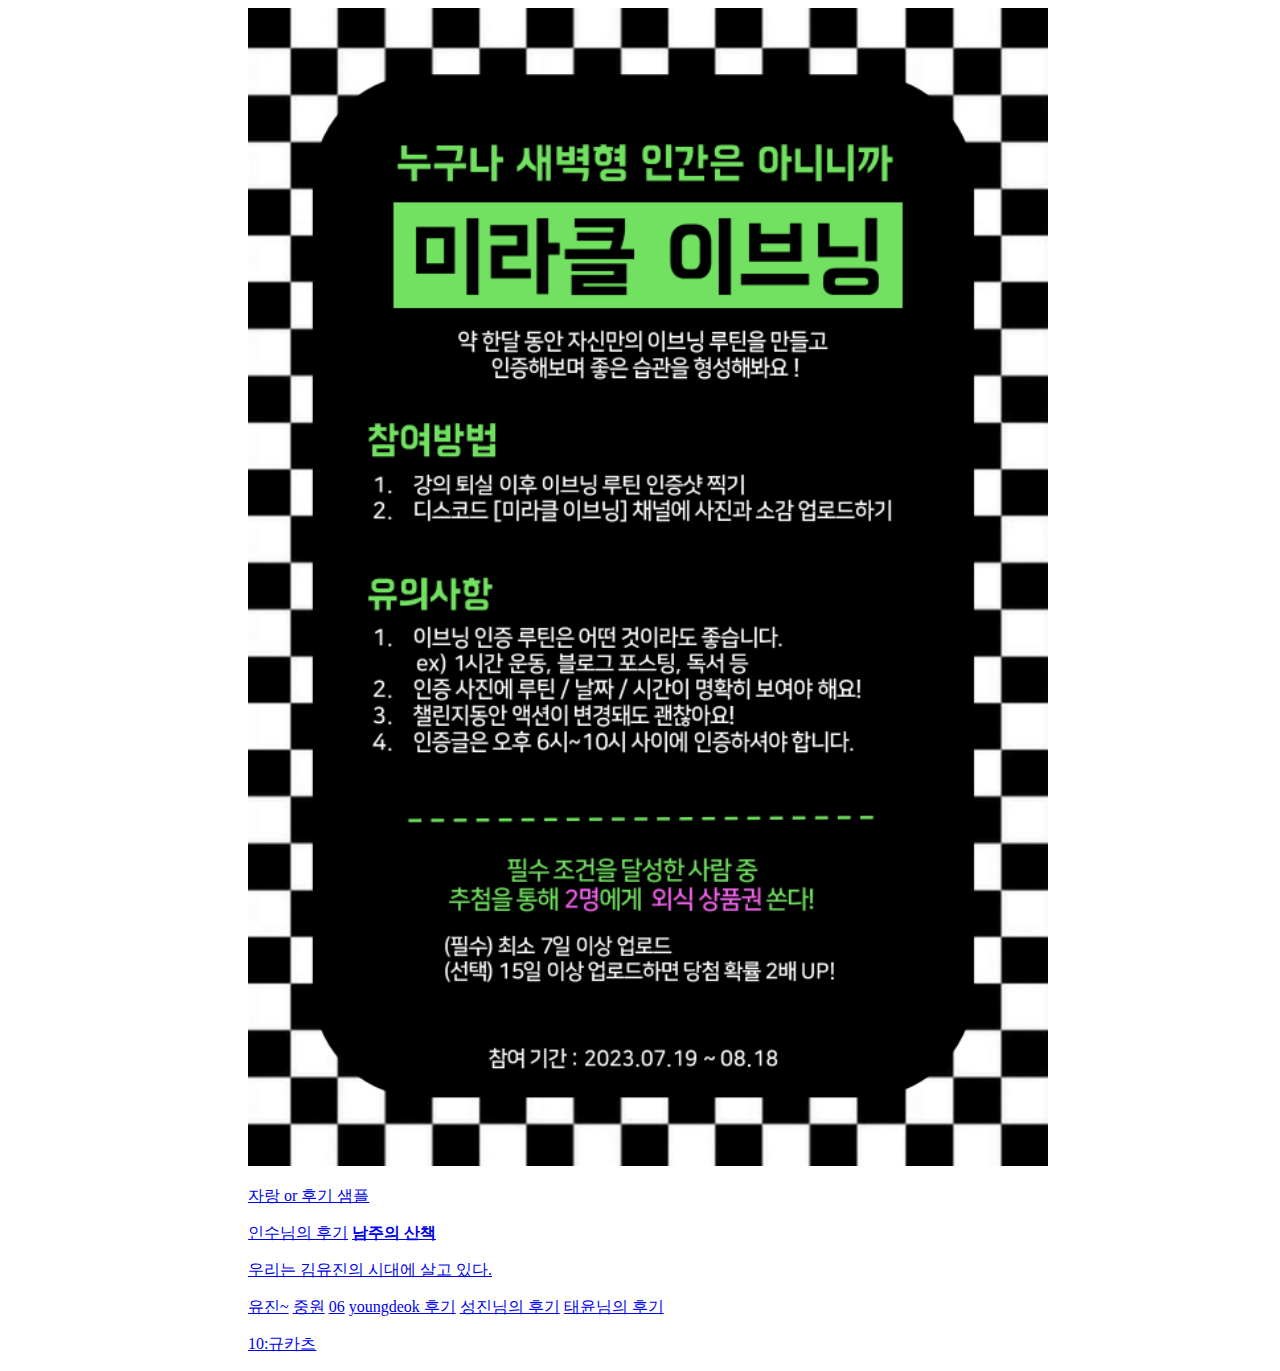
<file: miracle_evening/index.html>
<!DOCTYPE html>
<html>
  <head>
    <meta charset="utf-8" />
    <title>미라클 이브닝</title>
    <link rel="stylesheet" type="text/css" href="miracle_evening.css" />
  </head>

  <body>
    <section>
      <img src="../images/miracle_evening.png" alt="review" id="review" />
    </section>
    <section>
        <p>
            <a href="review_sample.html">자랑 or 후기 샘플</a>
        </p>
        <a href="insu.html">인수님의 후기</a>
        <a href="namjoo.html"><strong>남주의 산책</strong></a>
        <p><a href="dongjun.html">우리는 김유진의 시대에 살고 있다.</a></p>
        <a href="yujin.html">유진~</a>
        <a href="joongwon.html">중원</a>
        <a href="sujin.html">06</a>
        <a href="youngdeok.html">youngdeok 후기</a>
        <a href="seongjin.html">성진님의 후기</a>
        <a href="taeyoon.html">태윤님의 후기</a>
        <p style:color="pink";><a href="yumi.html">10:규카츠</a></p>
    </section>
  </body>
</html>
</file>
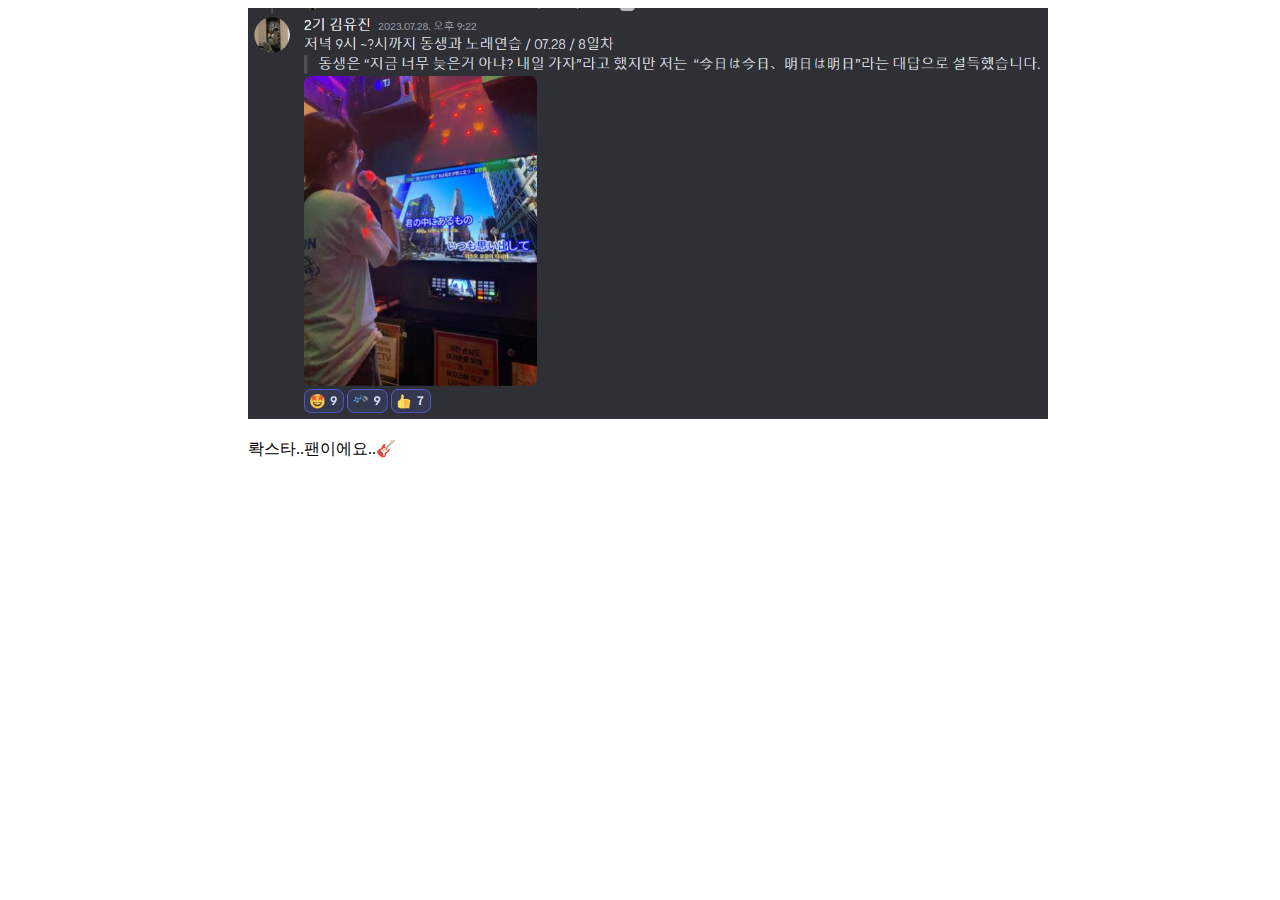
<file: miracle_evening/dongjun.html>
<!DOCTYPE html>
<html>

<head>
    <meta charset="utf-8">
    <title>Review</title>
    <link rel="stylesheet" type="text/css" href="miracle_evening.css">
</head>

<body>
    <section>
        <img src="../images/rockstar_newjeans.PNG" alt="review" id="review">
        <p>롹스타..팬이에요..🎸</p>
    </section>
</body>

</html>
</file>
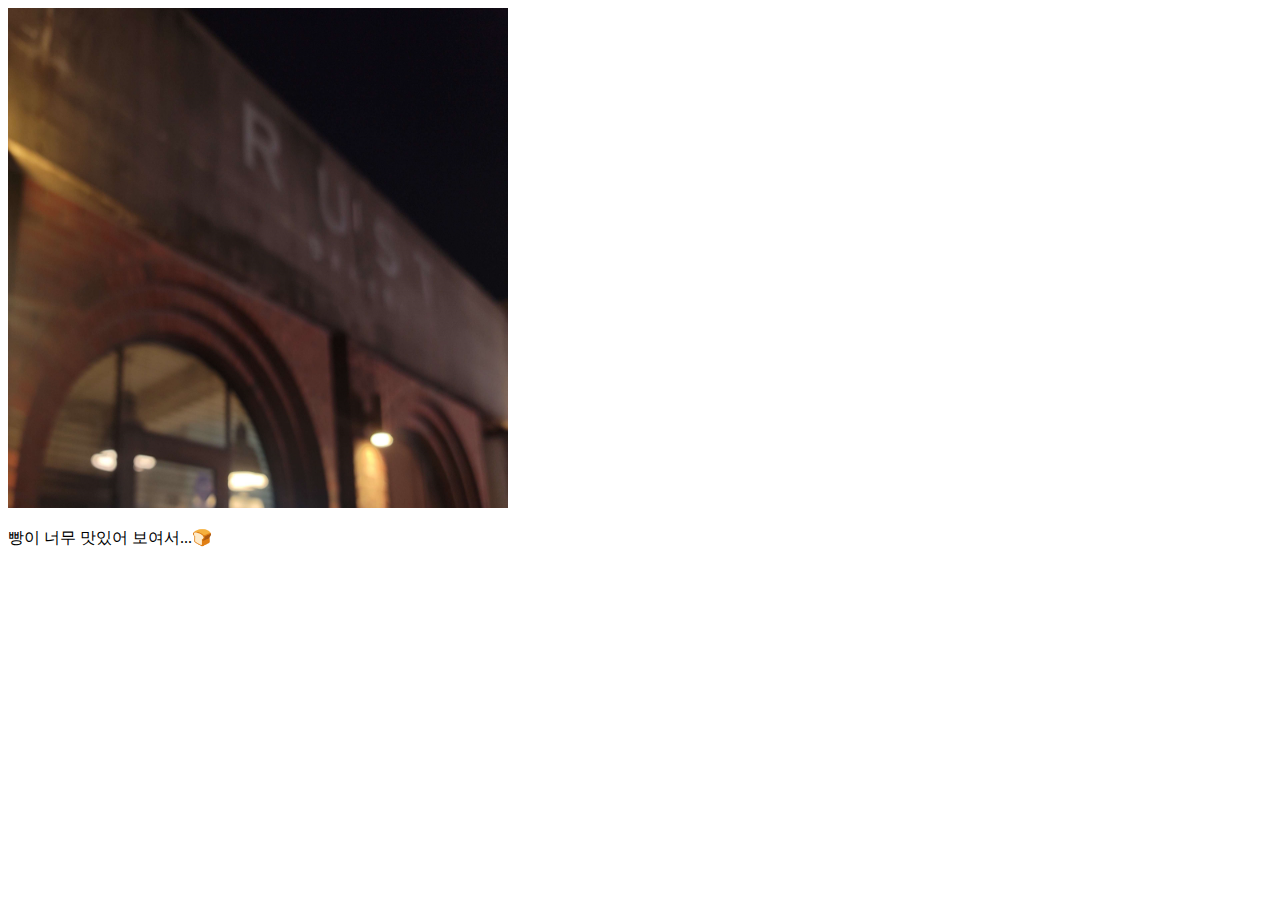
<file: miracle_evening/insu.html>
<!DOCTYPE html>
<html>

<head>
    <meta charset="utf-8">
    <title>Review</title>
</head>

<body>
    <section>
        <img src="../images/bread.jpg" width=500 height=500 alt="review" id="review">
        <p>빵이 너무 맛있어 보여서...🍞 </p>
    </section>
</body>

</html>
</file>
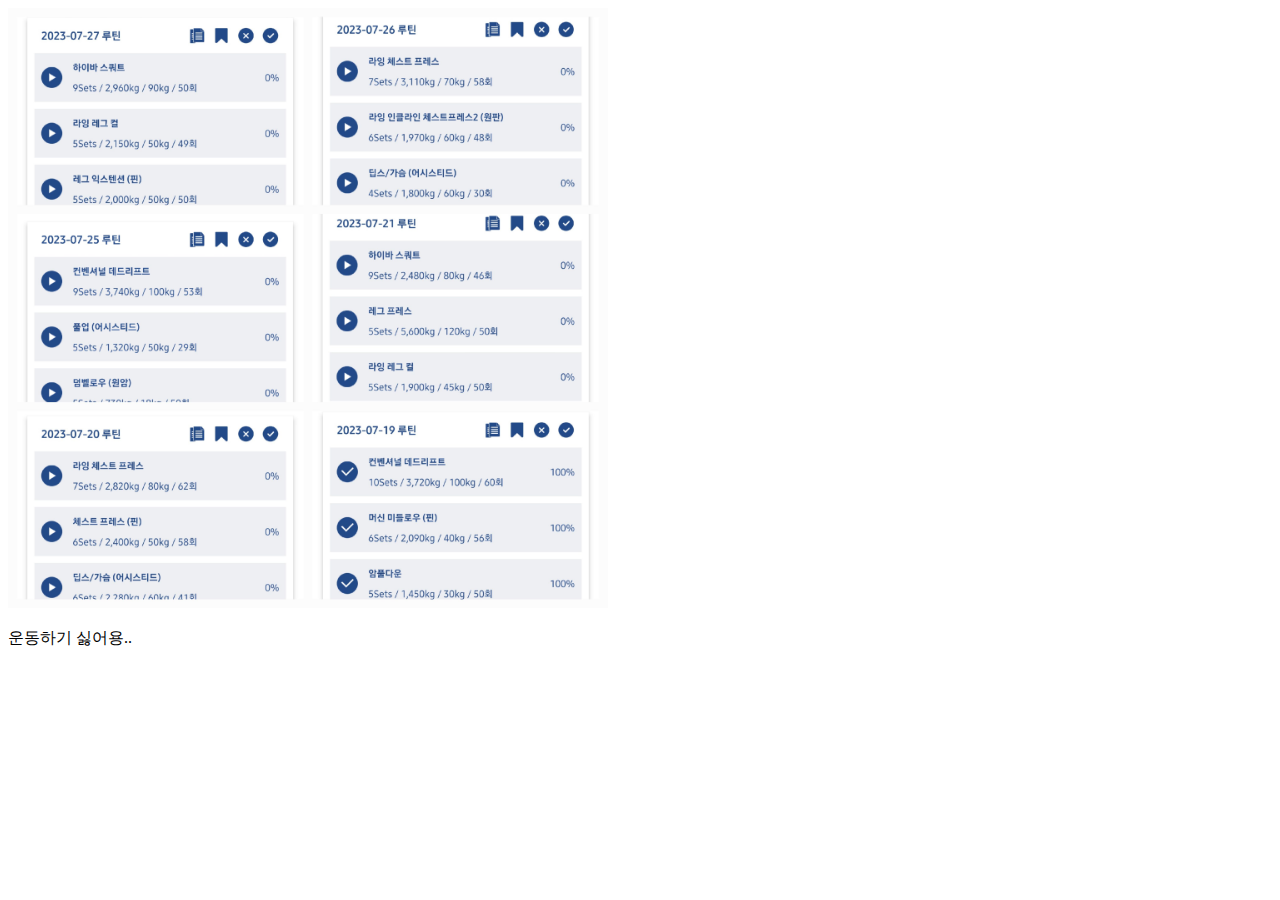
<file: miracle_evening/joongwon.html>
<!DOCTYPE html>
<html>

<head>
    <meta charset="utf-8">
    <title>Review</title>
</head>

<body>
    <section>
        <img src="../images/work_out.jpg" width="600" alt="review" id="review">
        <p style="color: black;">운동하기 싫어용..</p>
    </section>
</body>

</html>
</file>
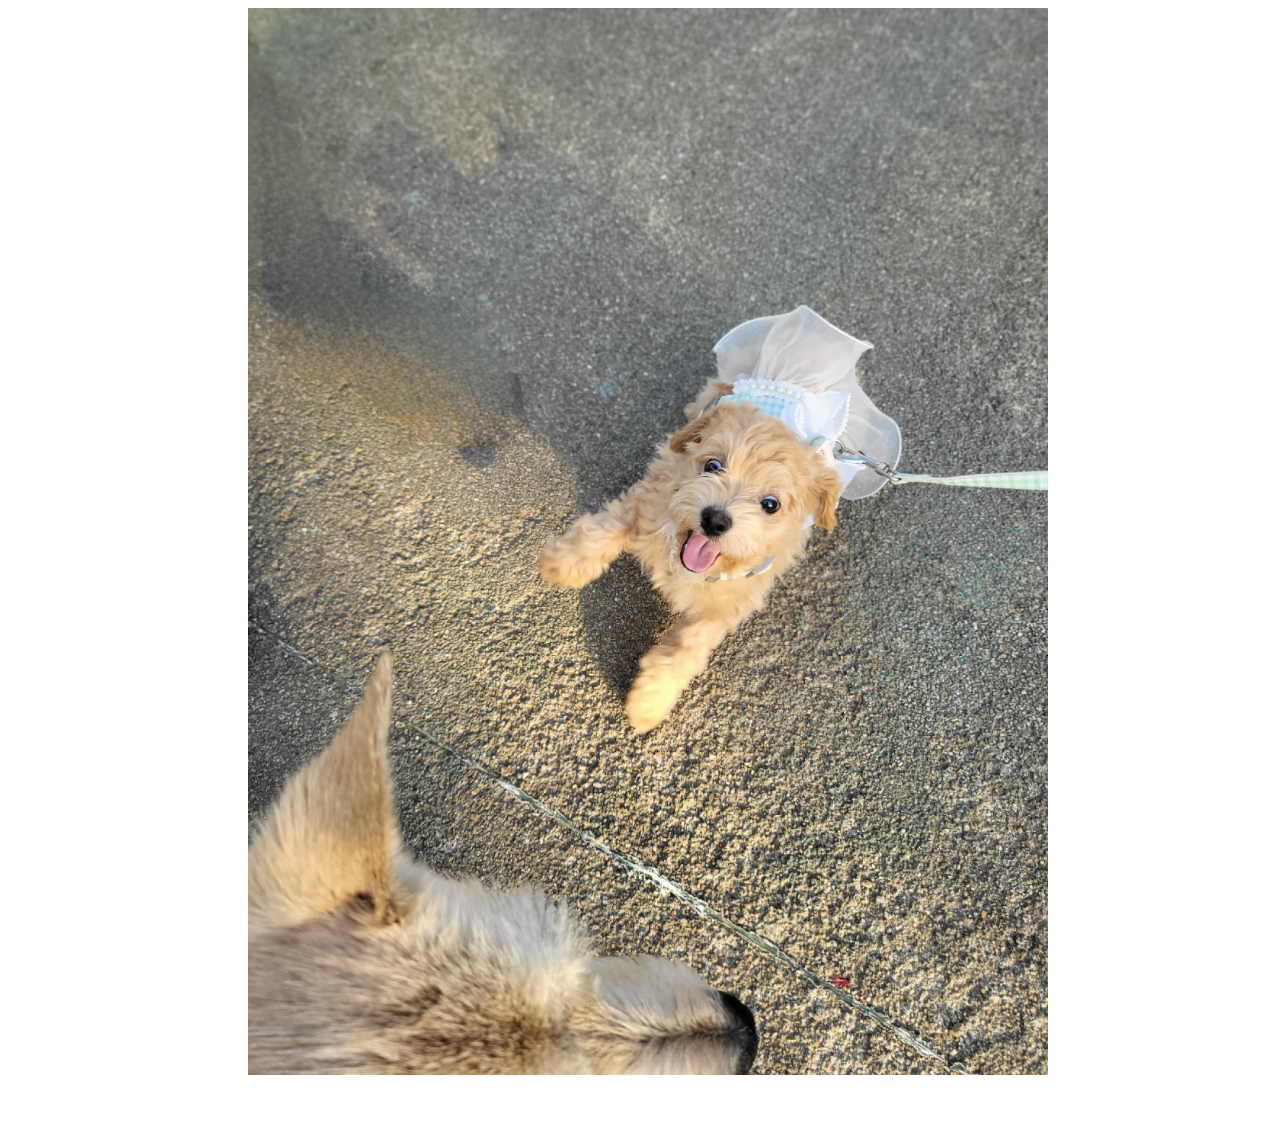
<file: miracle_evening/namjoo.html>
<!DOCTYPE html>
<html>

<head>
    <meta charset="utf-8">
    <title>Review</title>
    <link rel="stylesheet" type="text/css" href="miracle_evening.css">
    <style>
        p {
            color: white
        }
    </style>
</head>

<body>
    <section>
        <img src="../images/hellopuppy.png" alt="review" id="review">
        <p><strong>강아지랑 산책했어요</strong></p>
    </section>
</body>

</html>
</file>
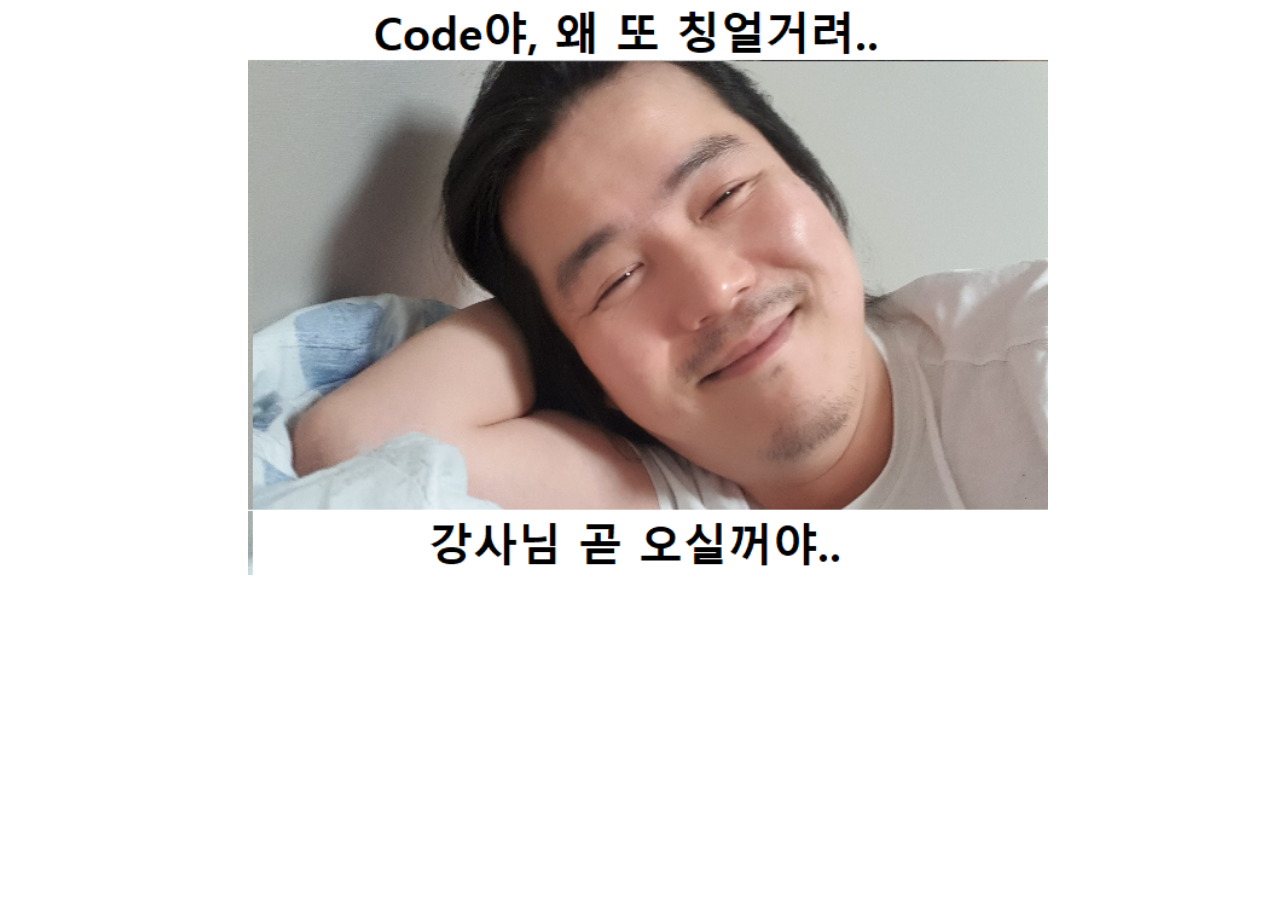
<file: miracle_evening/review_sample.html>
<!DOCTYPE html>
<html>

<head>
    <meta charset="utf-8">
    <title>Review</title>
    <link rel="stylesheet" type="text/css" href="miracle_evening.css">
</head>

<body>
    <section>
        <img src="../images/sample.png" alt="review" id="review">
    </section>
</body>

</html>
</file>
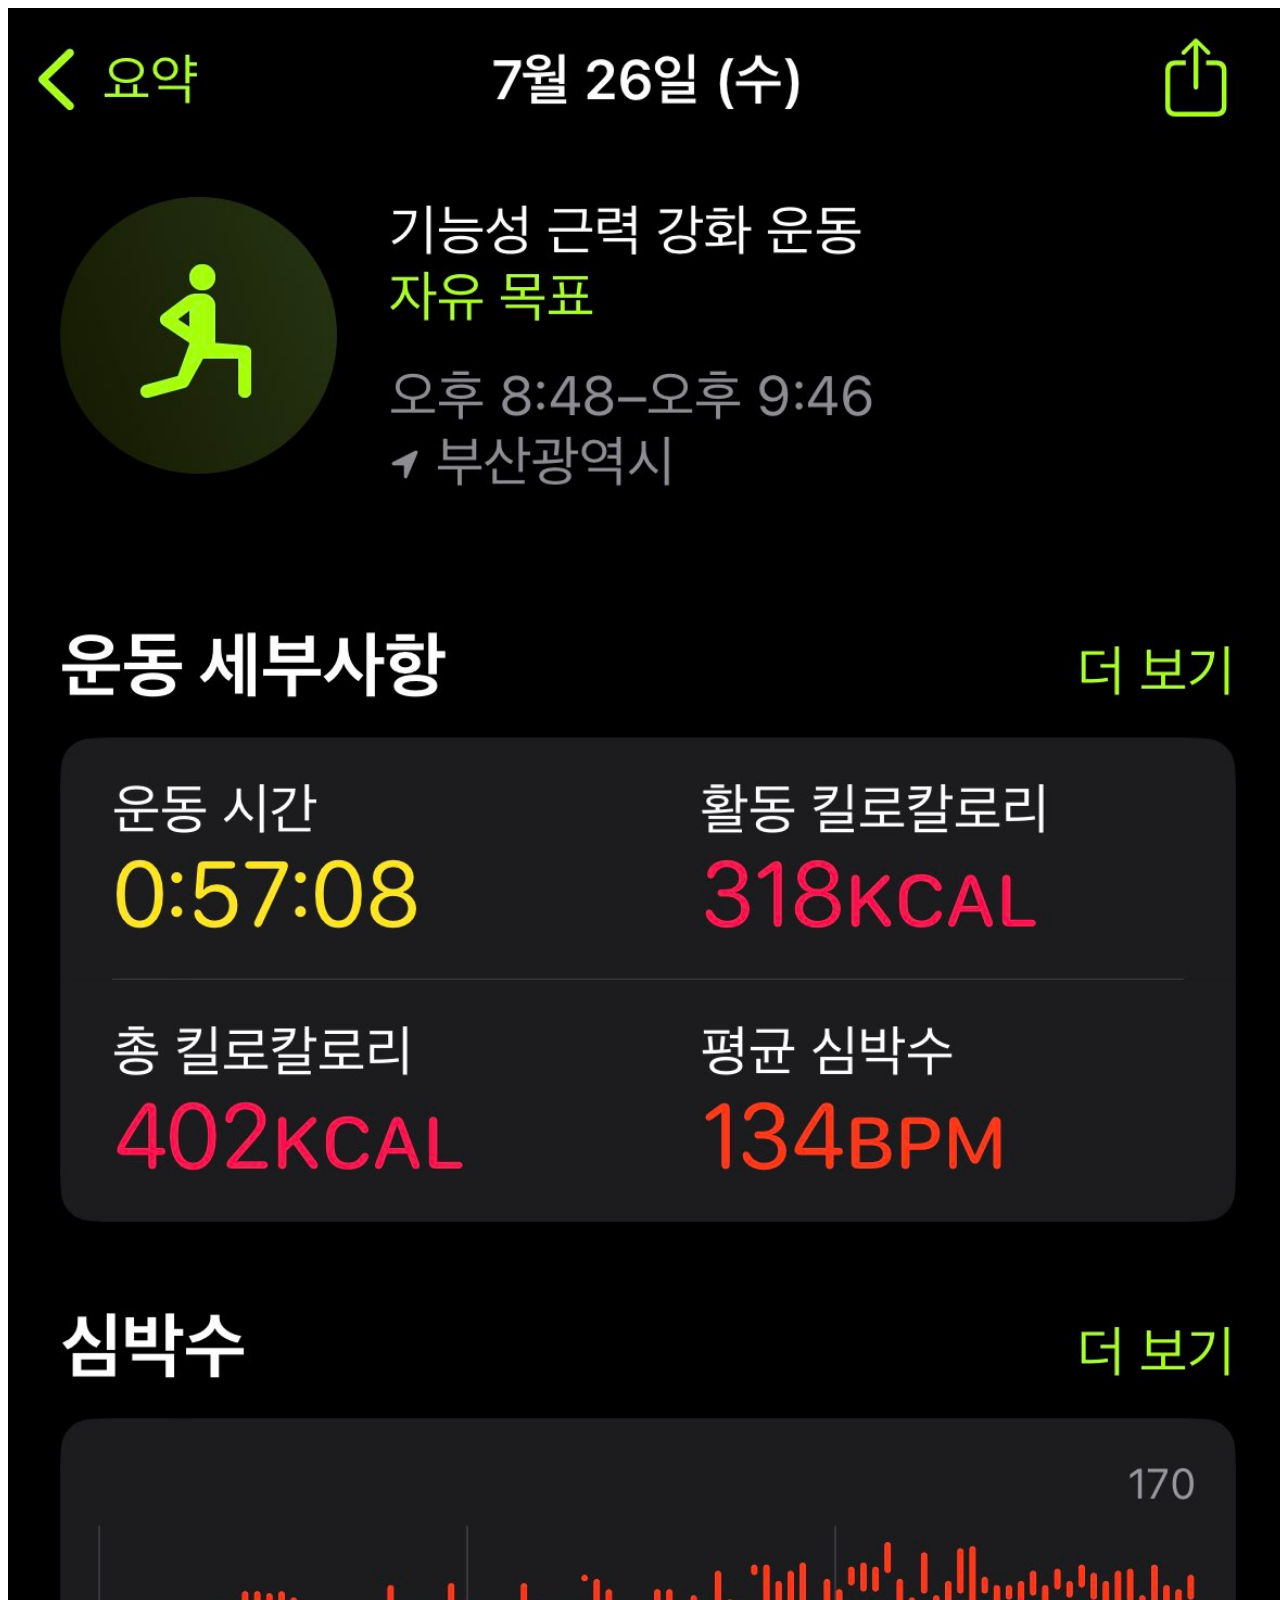
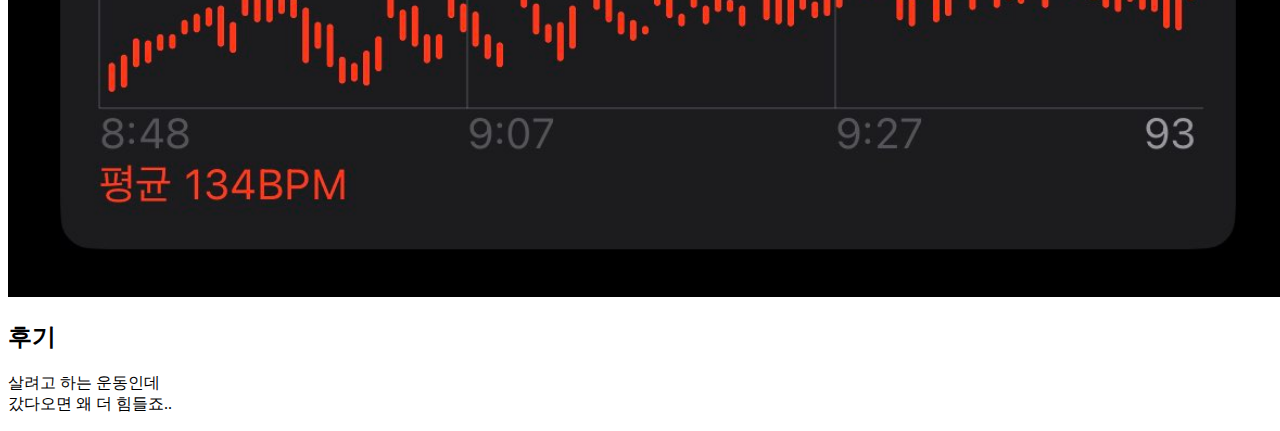
<file: miracle_evening/seongjin.html>
<!DOCTYPE html>
<html>

<head>
    <meta charset="utf-8">
    <title>Review</title>
    <link rel="stylesheet" type="text/css" href="miracle_evening.css">
</head>

<body>
    <div>
        <img src="../images/seongin.png" alt="review" id="review">
    </div>
    <h2>후기</h2>
    <p>살려고 하는 운동인데 <br>갔다오면 왜 더 힘들죠..</p>

</body>

</html>
</file>
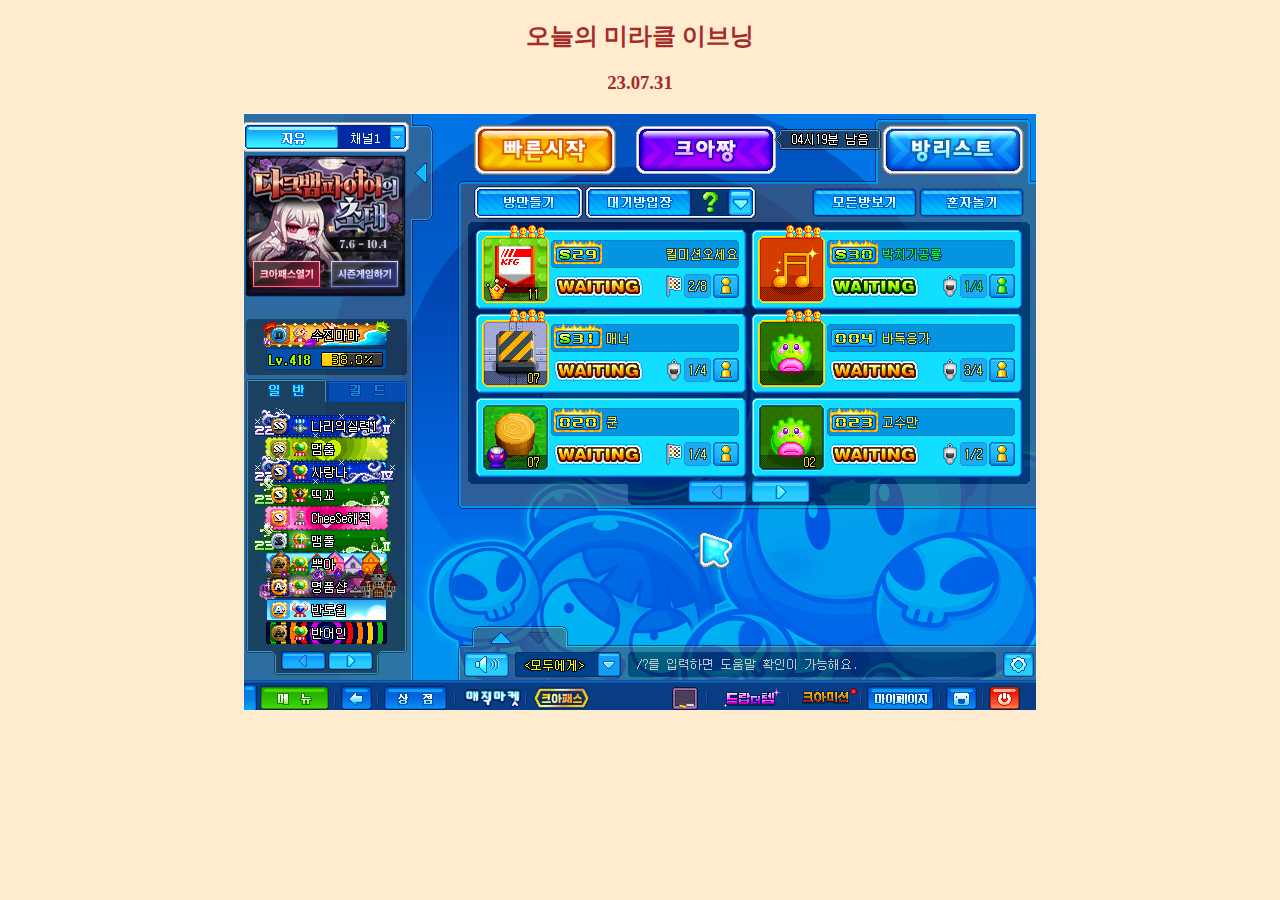
<file: miracle_evening/sujin.html>
<!DOCTYPE html>
<html>

<head>
    <meta charset="utf-8">
    <title>Review</title>
    <link rel="stylesheet" type="text/css" href="sujin.css">
</head>

<body>
    <h2>오늘의 미라클 이브닝</h2>
    <h3>23.07.31</h3>
    <section>
        <img src="../images/sujin.png" alt="review" id="review">
    </section>
</body>

</html>
</file>
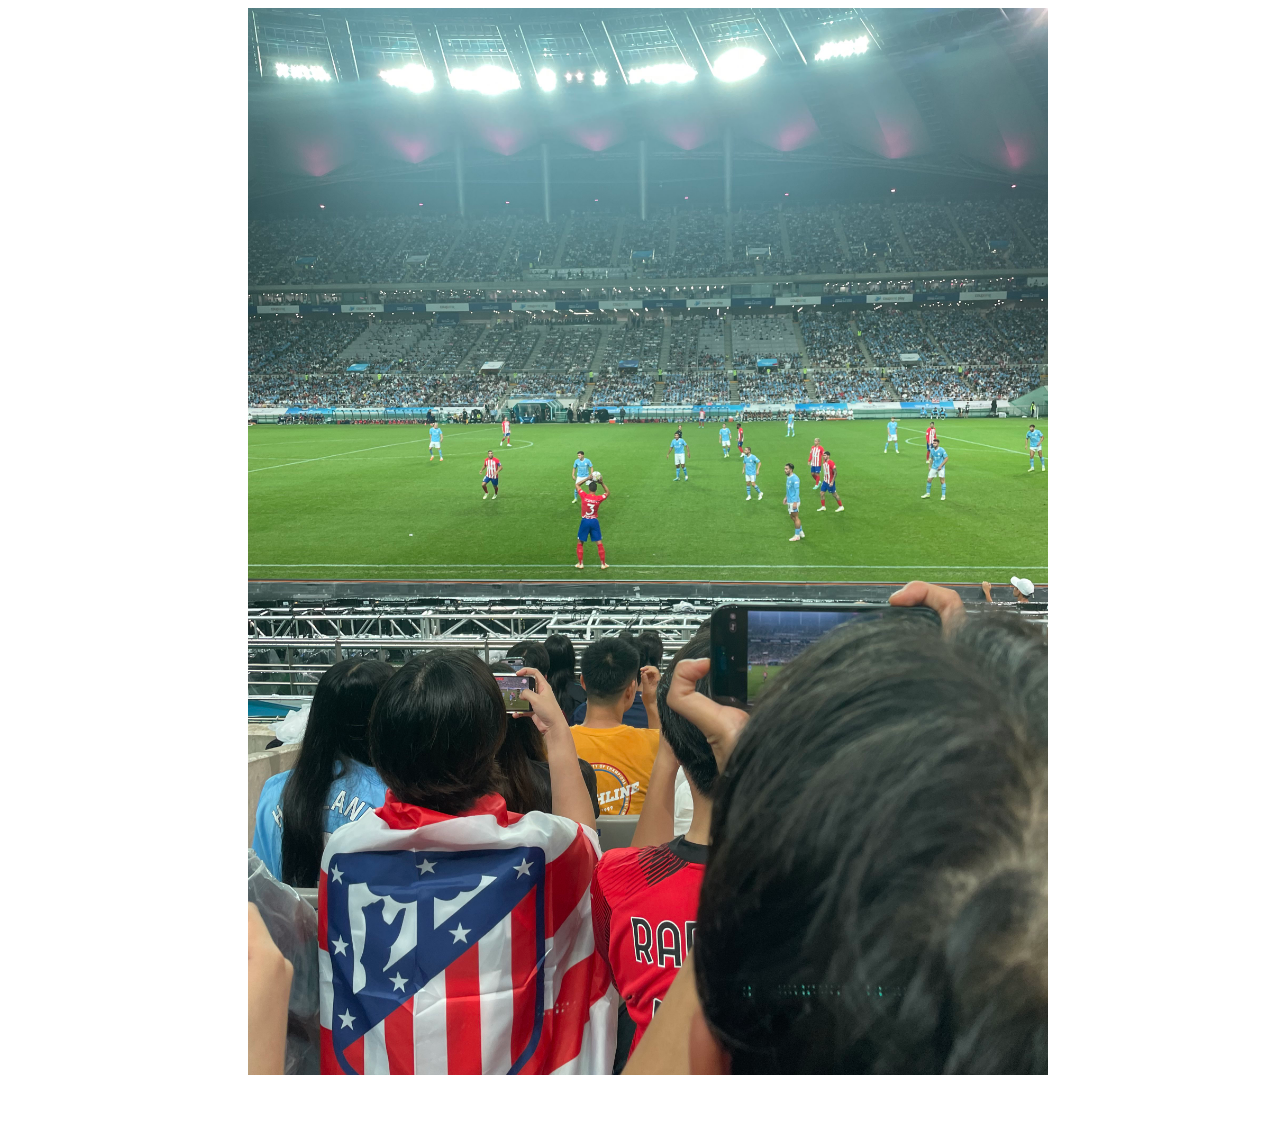
<file: miracle_evening/taeyoon.html>
<!DOCTYPE html>
<html>

<head>
    <meta charset="utf-8">
    <title>Review</title>
    <link rel="stylesheet" type="text/css" href="miracle_evening.css">
</head>

<body>
    <section>
        <img src="../images/soccer.jpg" alt="review" id="review">
    </section>
    <p style="color: #fff">직관 하신거 부럽네요.. 전 프리시즌 쿠플로 보는데 ㅠ</p>
</body>

</html>
</file>
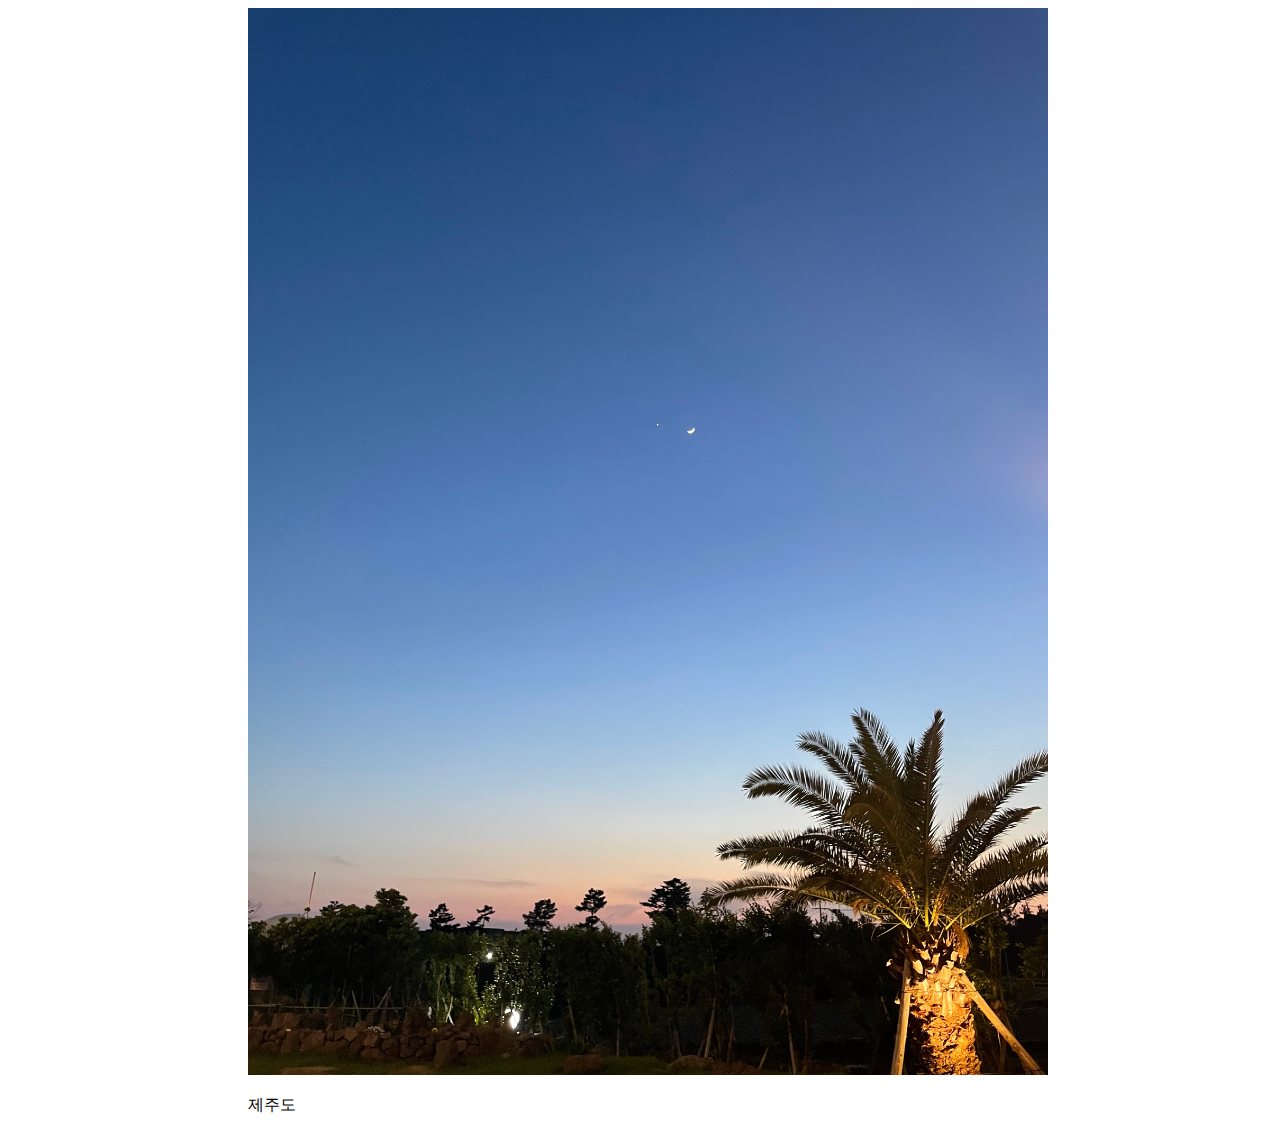
<file: miracle_evening/youngdeok.html>
<!DOCTYPE html>
<html>

<head>
    <meta charset="utf-8">
    <title>Review</title>
    <link rel="stylesheet" type="text/css" href="miracle_evening.css">
</head>

<body>
    <section>
        <img src="../images/sample1.jpg"  alt="review" id="review">
        <p>제주도</p>
    </section>
</body>

</html>
</file>
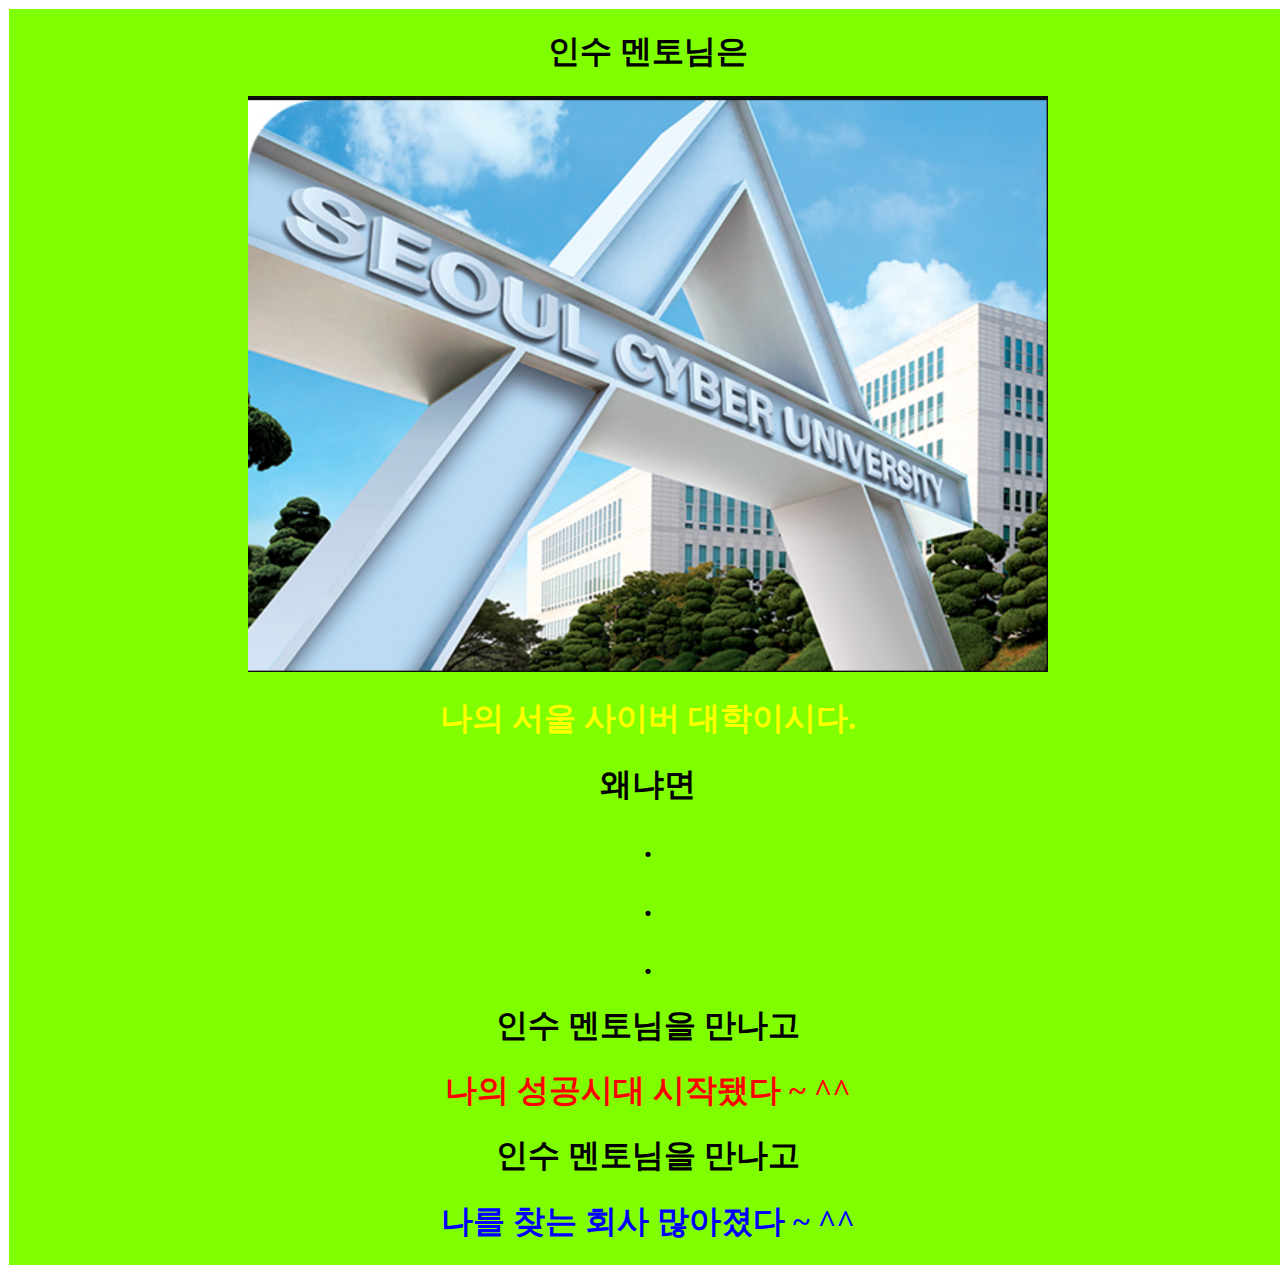
<file: miracle_evening/yujin.html>
<!DOCTYPE html>
<html>
  <head>
    <meta charset="utf-8" />
    <title>Review</title>
    <link rel="stylesheet" type="text/css" href="miracle_evening.css" />
  </head>

  <body>
    <div style="border: 1px solid white; background-color: Chartreuse">
      <h1 style="text-align: center">인수 멘토님은</h1>
      <section>
        <img src="../images/yujin.png" alt="review" id="review" />
      </section>
      <h1 style="color: yellow; text-align: center">
        나의 서울 사이버 대학이시다.
      </h1>
      <h1 style="text-align: center">왜냐면</h1>
      <h1 style="text-align: center">.</h1>
      <h1 style="text-align: center">.</h1>
      <h1 style="text-align: center">.</h1>
      <h1 style="text-align: center">인수 멘토님을 만나고</h1>
      <h1 style="color: red; text-align: center">
        나의 성공시대 시작됐다 ~ ^^
      </h1>
      <h1 style="text-align: center">인수 멘토님을 만나고</h1>
      <h1 style="color: blue; text-align: center">
        나를 찾는 회사 많아졌다 ~ ^^
      </h1>
    </div>
  </body>
</html>
</file>
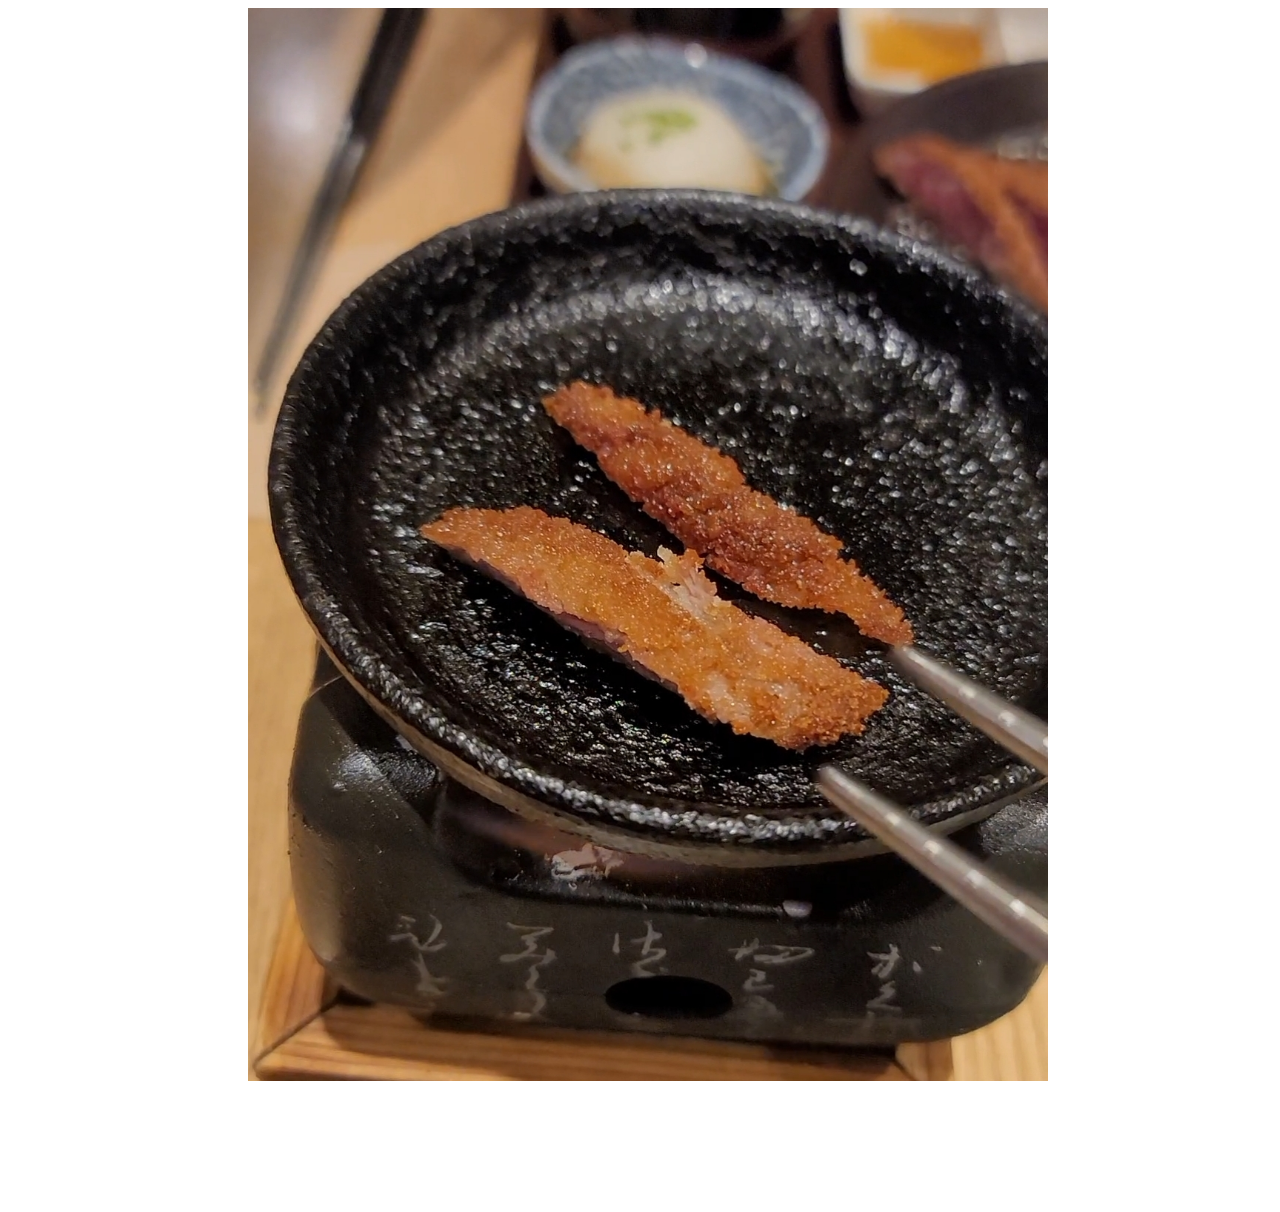
<file: miracle_evening/yumi.html>
<!DOCTYPE html>
<html>

<head>
    <meta charset="utf-8">
    <title>Review</title>
    <link rel="stylesheet" type="text/css" href="miracle_evening.css">
</head>

<body>
    <section>
        <img src="../images/dinner.jpg" alt="review" id="review">
        <p style="color:white;">맛있는건 정말 참을 수 없어~ 모두들 나를 보면 이렇게~ 쿠~</p>
        <p style="color:white;">규카츠와 함께하는 주말저녁!!</p>
        <p style="color:white;">단돈 19,900원!!</p>
    </section>
</body>

</html>
</file>
<file: miracle_evening/miracle_evening.css>
body {
    width: 100%;
    background-color: white;
}

section {
    position: relative;
    max-width: 800px;
    width: 80%;
    margin: 0 auto;
}

#review {
    margin: 0 auto;
    width: 100%;

    height: auto;
}
</file>
<file: miracle_evening/sujin.css>
body {
    background-color: blanchedalmond;
    color: brown;
    text-align: center;
}
</file>
